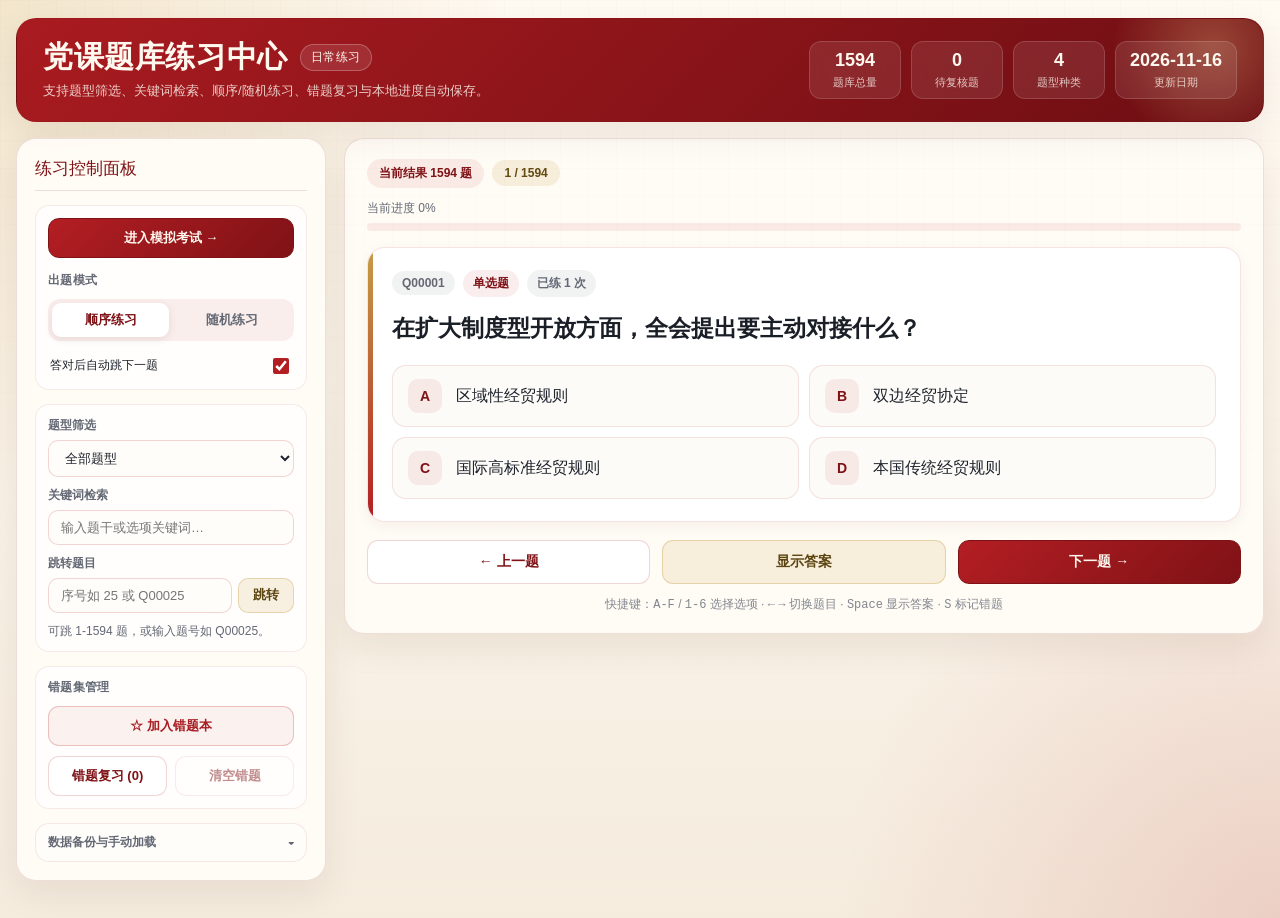
<file: index.html>
<!doctype html>
<html lang="zh-CN">

<head>
  <meta charset="utf-8" />
  <meta name="viewport" content="width=device-width, initial-scale=1, viewport-fit=cover" />
  <title>党课题库练习中心</title>
  <link rel="stylesheet" href="./styles.css" />
</head>

<body>
  <div class="page-shell">
    <header class="hero">
      <div class="hero__brand">
        <div class="hero__title-row">
          <h1>党课题库练习中心</h1>
          <div class="hero__badge">日常练习</div>
        </div>
        <p class="hero__text">
          支持题型筛选、关键词检索、顺序/随机练习、错题复习与本地进度自动保存。
        </p>
      </div>
      <div class="hero__stats" id="hero-stats"></div>
    </header>

    <!-- 手机端首屏快捷操作条（桌面端自动隐藏） -->
    <nav class="mobile-quickbar" aria-label="快捷操作">
      <button id="open-drawer-btn" type="button" class="button button--solid">⚙ 筛选 / 跳题</button>
      <button id="quick-mode-toggle" type="button" class="button">顺序练习</button>
      <button id="quick-wrong-review" type="button" class="button button--secondary">错题本</button>
      <a href="exam.html" class="button" style="margin-left: auto;">模拟考试 →</a>
    </nav>

    <div id="drawer-backdrop" class="drawer-backdrop"></div>

    <main class="layout">
      <aside id="controls-drawer" class="panel controls">
        <div class="controls__header">
          <div class="panel__title">练习控制面板</div>
          <button id="close-drawer-btn" type="button" class="drawer-close" aria-label="关闭面板">&times;</button>
        </div>

        <!-- 1. 模拟考试入口与练习模式 -->
        <div class="control-group">
          <a href="exam.html" class="button button--solid button--full">进入模拟考试 →</a>
          <div class="control-group__label" style="margin-top: 4px;">
            <span>出题模式</span>
          </div>
          <div class="segmented-control">
            <button id="mode-sequential" type="button" class="button is-active">顺序练习</button>
            <button id="mode-random" type="button" class="button">随机练习</button>
          </div>
          <label class="toggle-row">
            <span>答对后自动跳下一题</span>
            <input id="auto-next-toggle" type="checkbox" checked />
          </label>
        </div>

        <!-- 2. 筛选、搜索与内联跳题 -->
        <div class="control-group">
          <label class="field">
            <span>题型筛选</span>
            <select id="type-filter">
              <option value="全部">全部题型</option>
            </select>
          </label>

          <label class="field">
            <span>关键词检索</span>
            <input id="search-input" type="search" placeholder="输入题干或选项关键词…" />
          </label>

          <div class="field">
            <span>跳转题目</span>
            <div class="inline-input-group">
              <input id="jump-input" type="text" placeholder="序号如 25 或 Q00025" />
              <button id="jump-button" type="button" class="button button--secondary">跳转</button>
            </div>
          </div>
          <div id="jump-status" class="jump-status">输入当前序号或题号快速定位。</div>
        </div>

        <!-- 3. 错题本管理 -->
        <div class="control-group">
          <div class="control-group__label">
            <span>错题集管理</span>
          </div>
          <button id="toggle-wrong" type="button" class="button button--danger button--full">☆ 加入错题本</button>
          <div class="button-row">
            <button id="toggle-wrong-review" type="button" class="button">错题复习</button>
            <button id="clear-wrong-set" type="button" class="button">清空错题</button>
          </div>
        </div>

        <!-- 4. 低频功能折叠收纳：数据备份与自定义题库加载 -->
        <details id="local-record-box" class="fold-panel">
          <summary>数据备份与手动加载</summary>
          <div class="fold-panel__body">
            <div id="record-status" class="record-box__text">正在检查本地记录…</div>
            <div class="button-row">
              <button id="export-record" type="button" class="button">导出记录</button>
              <button id="import-record-trigger" type="button" class="button">导入记录</button>
            </div>
            <input id="import-record" type="file" accept=".json,application/json" class="hidden-input" />

            <button id="json-upload-trigger" type="button" class="button button--full" style="margin-top: 4px;">
              手动加载本地 JSON 题库
            </button>
            <input id="json-upload" type="file" accept=".json,application/json" class="hidden-input" />
          </div>
        </details>
      </aside>

      <section class="panel practice">
        <div id="normal-topline" class="practice__topline">
          <div style="display: flex; gap: 8px; align-items: center; flex-wrap: wrap;">
            <div id="result-count" class="chip">题目载入中</div>
            <div id="question-position" class="chip chip--ghost">0 / 0</div>
          </div>
          <div style="display: flex; gap: 8px; align-items: center;">
            <button id="inline-wrong-btn" type="button" class="button button--danger hidden" style="padding: 5px 10px; font-size: 12px;">移除错题</button>
          </div>
        </div>

        <div class="progress-wrap">
          <div class="progress-header">
            <div id="progress-label">进度 0%</div>
          </div>
          <div class="progress-bar">
            <div id="progress-fill"></div>
          </div>
        </div>

        <article id="question-card" class="question-card">
          <div id="question-meta" class="question-meta"></div>
          <h2 id="question-stem">正在加载题库数据…</h2>

          <div id="option-list" class="option-list"></div>
          <div id="option-actions" class="option-actions hidden">
            <button id="submit-answer" type="button" class="button button--solid">提交答案</button>
            <button id="reset-selection" type="button" class="button">重置选择</button>
          </div>
          <div id="answer-box" class="answer-box hidden"></div>
          <div id="note-box" class="note-box hidden"></div>
          <div id="explanation-box" class="explanation-box hidden desktop-only"></div>
          <button id="view-explanation-mobile" type="button" class="button button--secondary hidden mobile-only"
            style="margin-top: 14px; width: 100%;">查看答案解析</button>
        </article>

        <!-- 桌面端底部稳固三列导航 -->
        <div class="practice-actions desktop-nav">
          <button id="prev-question" type="button" class="button">← 上一题</button>
          <button id="toggle-answer" type="button" class="button button--secondary">显示答案</button>
          <button id="next-question" type="button" class="button button--solid">下一题 →</button>
        </div>

        <div class="kbd-hint">
          快捷键：<code>A-F</code> / <code>1-6</code> 选择选项 · <code>←</code> <code>→</code> 切换题目 · <code>Space</code> 显示答案 · <code>S</code> 标记错题
        </div>

        <!-- 手机端底部固定单手操作栏 -->
        <div class="mobile-nav">
          <button id="prev-question-mobile" type="button" class="button">上一题</button>
          <button id="toggle-answer-mobile" type="button" class="button button--secondary">显示答案</button>
          <button id="next-question-mobile" type="button" class="button button--solid">下一题</button>
          <button id="inline-wrong-btn-mobile" type="button" class="button button--danger hidden" style="grid-column: 1 / -1;">从错题本移除此题</button>
        </div>
      </section>
    </main>
  </div>

  <div id="explanation-modal" class="modal hidden">
    <div class="modal__overlay" id="modal-overlay"></div>
    <div class="modal__content">
      <div class="modal__header">
        <h3 style="margin: 0; color: var(--accent-deep); font-size: 17px;">答案解析</h3>
        <button id="modal-close" type="button" class="modal__close">&times;</button>
      </div>
      <div class="modal__body" id="modal-explanation-body"></div>
    </div>
  </div>

  <script src="./questions.js"></script>
  <script src="./app.js"></script>
</body>

</html>
</file>
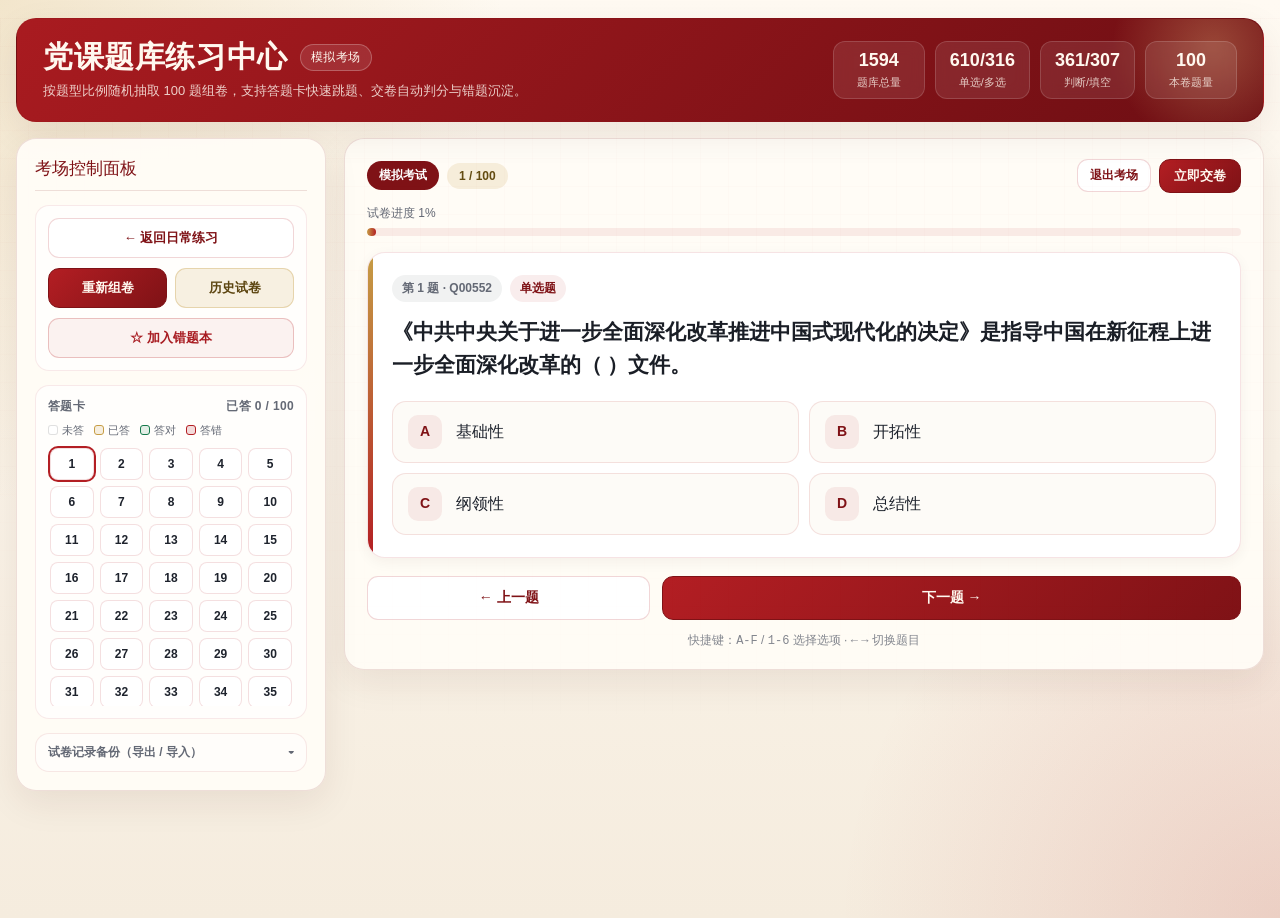
<file: exam.html>
<!doctype html>
<html lang="zh-CN">

<head>
  <meta charset="utf-8" />
  <meta name="viewport" content="width=device-width, initial-scale=1, viewport-fit=cover" />
  <title>模拟考试 · 党课题库练习中心</title>
  <link rel="stylesheet" href="./styles.css" />
</head>

<body>
  <div class="page-shell">
    <header class="hero">
      <div class="hero__brand">
        <div class="hero__title-row">
          <h1>党课题库练习中心</h1>
          <div class="hero__badge">模拟考场</div>
        </div>
        <p class="hero__text">
          按题型比例随机抽取 100 题组卷，支持答题卡快速跳题、交卷自动判分与错题沉淀。
        </p>
      </div>
      <div class="hero__stats" id="hero-stats"></div>
    </header>

    <!-- 手机端首屏快捷操作条 -->
    <nav class="mobile-quickbar" aria-label="考场快捷操作">
      <button id="open-drawer-btn" type="button" class="button button--solid">📋 答题卡 / 控制</button>
      <button id="quick-history-btn" type="button" class="button">历史试卷</button>
      <a href="index.html" class="button" style="margin-left: auto;">← 返回练习</a>
    </nav>

    <div id="drawer-backdrop" class="drawer-backdrop"></div>

    <main class="layout">
      <aside id="controls-drawer" class="panel controls">
        <div class="controls__header">
          <div class="panel__title">考场控制面板</div>
          <button id="close-drawer-btn" type="button" class="drawer-close" aria-label="关闭面板">&times;</button>
        </div>

        <!-- 1. 考场核心操作（全宽清晰按钮，修复原半宽撞色问题） -->
        <div class="control-group">
          <a href="index.html" class="button button--full">← 返回日常练习</a>
          <div class="button-row">
            <button id="generate-exam" type="button" class="button button--solid">重新组卷</button>
            <button id="view-exam-history" type="button" class="button button--secondary">历史试卷</button>
          </div>
          <button id="toggle-wrong" type="button" class="button button--danger button--full hidden">☆ 加入错题本</button>
        </div>

        <!-- 2. 1-100 题可视化答题卡 -->
        <div class="control-group question-grid-wrap">
          <div class="control-group__label">
            <span>答题卡</span>
            <span id="grid-answered-summary">已答 0 / 100</span>
          </div>
          <div class="question-grid-legend">
            <span class="legend-item"><i class="legend-dot" style="background:#fff;"></i>未答</span>
            <span class="legend-item"><i class="legend-dot" style="background:var(--gold-soft);border-color:var(--gold);"></i>已答</span>
            <span class="legend-item"><i class="legend-dot" style="background:var(--green-soft);border-color:var(--green);"></i>答对</span>
            <span class="legend-item"><i class="legend-dot" style="background:rgba(179,30,35,0.16);border-color:var(--accent);"></i>答错</span>
          </div>
          <div id="exam-question-grid" class="question-grid"></div>
        </div>

        <!-- 3. 低频备份折叠收纳 -->
        <details id="exam-record-box" class="fold-panel">
          <summary>试卷记录备份（导出 / 导入）</summary>
          <div class="fold-panel__body">
            <div class="button-row">
              <button id="export-exam-record" type="button" class="button">导出记录</button>
              <button id="import-exam-record-trigger" type="button" class="button">导入记录</button>
            </div>
            <input id="import-exam-record" type="file" accept=".json,application/json" class="hidden-input" />
          </div>
        </details>
      </aside>

      <section class="panel practice">
        <div id="exam-topline" class="practice__topline">
          <div style="display:flex; gap: 8px; align-items: center; flex-wrap: wrap;">
            <div id="exam-mode-badge" class="chip" style="background: var(--accent-deep); color: white;">模拟考试</div>
            <div id="exam-position" class="chip chip--ghost">1 / 100</div>
          </div>
          <div style="display:flex; gap: 8px; align-items: center; flex-wrap: wrap;">
            <div id="exam-review-filter-group" class="hidden" style="display:flex; gap: 6px;">
              <button type="button" class="button exam-filter-btn" data-filter="all" style="padding: 6px 10px; font-size: 12px;">全部</button>
              <button type="button" class="button exam-filter-btn" data-filter="correct" style="padding: 6px 10px; font-size: 12px;">只看答对</button>
              <button type="button" class="button exam-filter-btn" data-filter="wrong" style="padding: 6px 10px; font-size: 12px;">只看答错</button>
            </div>
            <button id="inline-wrong-btn" type="button" class="button button--danger hidden" style="padding: 6px 10px; font-size: 12px;">取消错题</button>
            <button id="exit-exam" type="button" class="button" style="padding: 7px 12px; font-size: 12px;">退出考场</button>
            <button id="submit-exam" type="button" class="button button--solid" style="padding: 7px 14px; font-size: 13px;">立即交卷</button>
          </div>
        </div>

        <div class="progress-wrap">
          <div class="progress-header">
            <div id="progress-label">进度 1%</div>
          </div>
          <div class="progress-bar">
            <div id="progress-fill"></div>
          </div>
        </div>

        <article id="question-card" class="question-card">
          <div id="question-meta" class="question-meta"></div>
          <h2 id="question-stem">正在加载试卷数据…</h2>
          <div id="fill-input-container" class="hidden" style="margin: 8px 0 14px;">
            <input id="fill-answer-input" type="text" placeholder="在此输入填空答案…"
              style="width: 100%; padding: 12px 14px; border: 1px solid rgba(179,30,35,0.28); border-radius: 12px; font-size: 15px; background: #fffdf9; outline: none;" />
          </div>
          <div id="option-list" class="option-list"></div>
          <div id="option-actions" class="option-actions hidden">
            <button id="submit-answer" type="button" class="button button--solid">确认选择</button>
            <button id="reset-selection" type="button" class="button">重置选择</button>
          </div>
          <div id="answer-box" class="answer-box hidden"></div>
          <div id="note-box" class="note-box hidden"></div>
          <div id="explanation-box" class="explanation-box hidden desktop-only"></div>
          <button id="view-explanation-mobile" type="button" class="button button--secondary hidden mobile-only"
            style="margin-top: 14px; width: 100%;">查看答案解析</button>
        </article>

        <div class="practice-actions desktop-nav">
          <button id="prev-question" type="button" class="button">← 上一题</button>
          <button id="toggle-answer" type="button" class="button button--secondary hidden">显示答案</button>
          <button id="next-question" type="button" class="button button--solid" style="grid-column: span 2;">下一题 →</button>
        </div>

        <div class="kbd-hint">
          快捷键：<code>A-F</code> / <code>1-6</code> 选择选项 · <code>←</code> <code>→</code> 切换题目
        </div>

        <div class="mobile-nav">
          <button id="prev-question-mobile" type="button" class="button">上一题</button>
          <button id="mobile-card-trigger" type="button" class="button button--secondary">答题卡</button>
          <button id="next-question-mobile" type="button" class="button button--solid">下一题</button>
          <button id="toggle-answer-mobile" type="button" class="button hidden">显示答案</button>
          <button id="inline-wrong-btn-mobile" type="button" class="button button--danger hidden" style="grid-column: 1 / -1;">从错题本移除此题</button>
        </div>
      </section>
    </main>
  </div>

  <div id="explanation-modal" class="modal hidden">
    <div class="modal__overlay" id="modal-overlay"></div>
    <div class="modal__content">
      <div class="modal__header">
        <h3 style="margin: 0; color: var(--accent-deep); font-size: 17px;">答案解析</h3>
        <button id="modal-close" type="button" class="modal__close">&times;</button>
      </div>
      <div class="modal__body" id="modal-explanation-body"></div>
    </div>
  </div>

  <div id="exam-result-modal" class="modal hidden">
    <div class="modal__overlay" id="exam-result-overlay"></div>
    <div class="modal__content">
      <div class="modal__header">
        <h3 style="margin: 0; color: var(--accent-deep); font-size: 17px;">考试成绩</h3>
        <button id="exam-modal-close" type="button" class="modal__close">&times;</button>
      </div>
      <div class="modal__body" id="exam-result-body" style="text-align: center; padding: 28px 16px;">
        <div style="font-size: 46px; font-weight: 800; color: var(--accent-deep); margin-bottom: 8px;" id="exam-score-display">0分</div>
        <div style="color: var(--ink); font-size: 15px;" id="exam-score-detail">共 100 题，答对 0 题</div>
      </div>
      <div style="padding: 0 16px 18px; display: flex; justify-content: center; gap: 10px;">
        <button id="exam-review-button" type="button" class="button button--solid">查看试卷解析</button>
        <button id="exam-exit-button" type="button" class="button">再考一卷</button>
      </div>
    </div>
  </div>

  <div id="exam-history-modal" class="modal hidden">
    <div class="modal__overlay" id="exam-history-overlay"></div>
    <div class="modal__content" style="max-width: 580px; max-height: 82vh;">
      <div class="modal__header">
        <h3 style="margin: 0; color: var(--accent-deep); font-size: 17px;">历史试卷记录</h3>
        <button id="exam-history-close" type="button" class="modal__close">&times;</button>
      </div>
      <div class="modal__body" style="display: flex; flex-direction: column; gap: 10px;" id="exam-history-list">
      </div>
    </div>
  </div>

  <script src="./questions.js"></script>
  <script src="./exam.js"></script>
</body>

</html>
</file>
<file: styles.css>
:root {
  --paper: #faf5ec;
  --paper-deep: #f2e6d4;
  --ink: #1e232d;
  --text-color: #1e232d;
  --muted: #646975;
  --accent: #b31e23;
  --accent-deep: #7f1216;
  --accent-soft: rgba(179, 30, 35, 0.08);
  --gold: #c69d45;
  --gold-soft: rgba(198, 157, 69, 0.16);
  --green: #16794b;
  --green-soft: rgba(22, 121, 75, 0.12);
  --panel: rgba(255, 252, 246, 0.96);
  --border: rgba(127, 18, 22, 0.13);
  --border-strong: rgba(179, 30, 35, 0.28);
  --shadow: 0 12px 36px rgba(60, 20, 14, 0.08);
  --shadow-sm: 0 4px 14px rgba(60, 20, 14, 0.05);
  --radius: 20px;
  --radius-sm: 12px;
}

* {
  box-sizing: border-box;
  -webkit-tap-highlight-color: transparent;
}

body {
  margin: 0;
  min-height: 100vh;
  color: var(--ink);
  font-family: -apple-system, BlinkMacSystemFont, "PingFang SC", "Microsoft YaHei UI", "Segoe UI", sans-serif;
  background:
    radial-gradient(circle at top left, rgba(198, 157, 69, 0.22), transparent 32%),
    radial-gradient(circle at bottom right, rgba(179, 30, 35, 0.14), transparent 28%),
    linear-gradient(180deg, #fffaf2 0%, #f5ecde 100%);
}

body::before {
  content: "";
  position: fixed;
  inset: 0;
  pointer-events: none;
  background-image:
    linear-gradient(rgba(179, 30, 35, 0.025) 1px, transparent 1px),
    linear-gradient(90deg, rgba(179, 30, 35, 0.025) 1px, transparent 1px);
  background-size: 28px 28px;
  mask-image: linear-gradient(180deg, rgba(0, 0, 0, 0.6), transparent 90%);
}

.page-shell {
  width: min(1260px, calc(100vw - 32px));
  margin: 18px auto 36px;
}

/* ==========================================================================
   紧凑型顶部横幅 (Compact Hero Header)
   ========================================================================== */
.hero {
  position: relative;
  overflow: hidden;
  padding: 20px 26px;
  border: 1px solid var(--border);
  border-radius: var(--radius);
  background:
    linear-gradient(135deg, #a91b20 0%, #6d0e13 100%);
  color: #fff8ef;
  box-shadow: var(--shadow);
  display: flex;
  flex-wrap: wrap;
  align-items: center;
  justify-content: space-between;
  gap: 16px;
}

.hero::after {
  content: "";
  position: absolute;
  right: -60px;
  top: -80px;
  width: 220px;
  height: 220px;
  border-radius: 50%;
  background: radial-gradient(circle, rgba(255, 215, 145, 0.28), transparent 65%);
  pointer-events: none;
}

.hero__brand {
  display: flex;
  flex-direction: column;
  gap: 6px;
  min-width: 240px;
  flex: 1;
}

.hero__title-row {
  display: flex;
  align-items: center;
  gap: 12px;
  flex-wrap: wrap;
}

.hero__badge {
  display: inline-flex;
  align-items: center;
  padding: 4px 10px;
  border: 1px solid rgba(255, 255, 255, 0.24);
  border-radius: 999px;
  background: rgba(255, 255, 255, 0.1);
  font-size: 12px;
  letter-spacing: 0.04em;
  white-space: nowrap;
}

.hero h1 {
  margin: 0;
  font-family: "STZhongsong", "Noto Serif SC", "SimSun", serif;
  font-size: clamp(22px, 2.6vw, 30px);
  line-height: 1.2;
  letter-spacing: 0.02em;
}

.hero__text {
  margin: 0;
  color: rgba(255, 248, 239, 0.82);
  font-size: 13px;
  line-height: 1.5;
}

.hero__stats {
  display: grid;
  grid-template-columns: repeat(4, minmax(92px, auto));
  gap: 10px;
  z-index: 1;
}

.stat-card {
  padding: 8px 14px;
  border-radius: 12px;
  border: 1px solid rgba(255, 255, 255, 0.15);
  background: rgba(255, 255, 255, 0.09);
  backdrop-filter: blur(8px);
  text-align: center;
}

.stat-card strong {
  display: block;
  font-size: 18px;
  line-height: 1.2;
  font-weight: 700;
}

.stat-card span {
  font-size: 11px;
  color: rgba(255, 248, 239, 0.78);
  white-space: nowrap;
}

/* ==========================================================================
   移动端快捷工具栏 (仅手机端显示，首屏直达题目)
   ========================================================================== */
.mobile-quickbar {
  display: none;
  gap: 8px;
  margin-top: 12px;
  align-items: center;
}

.mobile-quickbar .button {
  padding: 9px 12px;
  font-size: 13px;
  border-radius: 11px;
  white-space: nowrap;
}

/* ==========================================================================
   主布局与侧边栏重构
   ========================================================================== */
.layout {
  display: grid;
  grid-template-columns: 310px minmax(0, 1fr);
  gap: 18px;
  margin-top: 16px;
  align-items: start;
}

.panel {
  border: 1px solid var(--border);
  border-radius: var(--radius);
  background: var(--panel);
  box-shadow: var(--shadow);
}

.controls {
  padding: 18px;
  display: flex;
  flex-direction: column;
  gap: 14px;
  position: sticky;
  top: 16px;
  max-height: calc(100vh - 32px);
  overflow-y: auto;
}

.controls::-webkit-scrollbar {
  width: 5px;
}
.controls::-webkit-scrollbar-thumb {
  background: rgba(179, 30, 35, 0.18);
  border-radius: 999px;
}

.controls__header {
  display: flex;
  align-items: center;
  justify-content: space-between;
  padding-bottom: 10px;
  border-bottom: 1px solid var(--border);
}

.panel__title {
  margin: 0;
  font-family: "STZhongsong", "Noto Serif SC", serif;
  font-size: 17px;
  color: var(--accent-deep);
  display: flex;
  align-items: center;
  gap: 8px;
}

.drawer-close {
  display: none;
  background: rgba(179, 30, 35, 0.08);
  border: none;
  width: 32px;
  height: 32px;
  border-radius: 50%;
  font-size: 20px;
  line-height: 1;
  color: var(--accent-deep);
  cursor: pointer;
}

/* 侧边栏分区卡片 */
.control-group {
  padding: 12px;
  border-radius: 14px;
  background: rgba(255, 255, 255, 0.68);
  border: 1px solid rgba(179, 30, 35, 0.09);
  display: flex;
  flex-direction: column;
  gap: 10px;
}

.control-group__label {
  font-size: 12px;
  font-weight: 700;
  color: var(--muted);
  letter-spacing: 0.03em;
  display: flex;
  align-items: center;
  justify-content: space-between;
}

/* 分段控制器 (顺序/随机) */
.segmented-control {
  display: grid;
  grid-template-columns: 1fr 1fr;
  gap: 4px;
  padding: 4px;
  background: rgba(179, 30, 35, 0.07);
  border-radius: 12px;
}

.segmented-control .button {
  padding: 8px 10px;
  border: none;
  border-radius: 9px;
  background: transparent;
  color: var(--muted);
  font-size: 13px;
  font-weight: 600;
  box-shadow: none;
}

.segmented-control .button:hover {
  transform: none;
  color: var(--accent-deep);
}

.segmented-control .button.is-active {
  background: #ffffff;
  color: var(--accent-deep);
  font-weight: 700;
  box-shadow: 0 2px 8px rgba(60, 20, 14, 0.1);
}

/* 表单控件与内联组合框 */
.field {
  display: flex;
  flex-direction: column;
  gap: 6px;
  margin: 0;
}

.field span {
  font-size: 12px;
  font-weight: 600;
  color: var(--muted);
}

.field input,
.field select,
.inline-input-group input {
  width: 100%;
  padding: 9px 12px;
  border: 1px solid rgba(179, 30, 35, 0.18);
  border-radius: 10px;
  background: #fffdf9;
  color: var(--ink);
  font-size: 13px;
  outline: none;
  transition: border-color 0.15s ease, box-shadow 0.15s ease;
}

.field input:focus,
.field select:focus,
.inline-input-group input:focus {
  border-color: var(--accent);
  box-shadow: 0 0 0 3px rgba(179, 30, 35, 0.1);
}

.inline-input-group {
  display: flex;
  gap: 6px;
  align-items: stretch;
}

.inline-input-group input {
  flex: 1;
  min-width: 0;
}

.inline-input-group .button {
  padding: 0 14px;
  font-size: 13px;
  border-radius: 10px;
  white-space: nowrap;
  flex-shrink: 0;
}

.jump-status {
  margin: 0;
  color: var(--muted);
  font-size: 12px;
  line-height: 1.4;
}

.jump-status.is-error {
  color: #b31e23;
  font-weight: 600;
}

/* 按钮系统 */
.button-row {
  display: grid;
  grid-template-columns: repeat(2, minmax(0, 1fr));
  gap: 8px;
}

.button-stack {
  display: flex;
  flex-direction: column;
  gap: 8px;
}

.button {
  display: inline-flex;
  align-items: center;
  justify-content: center;
  gap: 6px;
  padding: 10px 14px;
  border: 1px solid rgba(179, 30, 35, 0.18);
  border-radius: 11px;
  background: #ffffff;
  color: var(--accent-deep);
  font-size: 13px;
  font-weight: 700;
  text-decoration: none;
  cursor: pointer;
  transition: transform 0.14s ease, background 0.14s ease, border-color 0.14s ease, box-shadow 0.14s ease;
}

.button:hover {
  transform: translateY(-1px);
  border-color: rgba(179, 30, 35, 0.36);
  background: #fffaf3;
}

.button:active {
  transform: translateY(0);
}

.button:disabled {
  cursor: not-allowed;
  opacity: 0.48;
  transform: none;
}

.button--solid {
  background: linear-gradient(135deg, var(--accent), var(--accent-deep));
  border-color: var(--accent-deep);
  color: #fff8ef !important;
}

.button--solid:hover {
  background: linear-gradient(135deg, #c12228, #8c1419);
  color: #fff8ef !important;
}

.button--secondary {
  background: rgba(198, 157, 69, 0.14);
  border-color: rgba(198, 157, 69, 0.35);
  color: #5c4510 !important;
}

.button--secondary:hover {
  background: rgba(198, 157, 69, 0.24);
}

.button--danger {
  color: #a81c22;
  border-color: rgba(179, 30, 35, 0.24);
  background: rgba(179, 30, 35, 0.05);
}

.button--full {
  width: 100%;
}

.button.is-active {
  box-shadow: 0 0 0 3px rgba(179, 30, 35, 0.14);
}

/* 开关行 (自动下一题等) */
.toggle-row {
  display: flex;
  align-items: center;
  justify-content: space-between;
  font-size: 12px;
  color: var(--ink);
  padding: 4px 2px 0;
  cursor: pointer;
  user-select: none;
}

.toggle-row input[type="checkbox"] {
  accent-color: var(--accent);
  width: 16px;
  height: 16px;
  cursor: pointer;
}

/* 折叠式低频面板 (备份与数据加载) */
.fold-panel {
  border-radius: 14px;
  border: 1px solid rgba(179, 30, 35, 0.1);
  background: rgba(255, 255, 255, 0.55);
  overflow: hidden;
}

.fold-panel summary {
  padding: 10px 12px;
  font-size: 12px;
  font-weight: 700;
  color: var(--muted);
  cursor: pointer;
  list-style: none;
  display: flex;
  align-items: center;
  justify-content: space-between;
  user-select: none;
}

.fold-panel summary::-webkit-details-marker {
  display: none;
}

.fold-panel summary::after {
  content: "▾";
  font-size: 12px;
  transition: transform 0.2s ease;
}

.fold-panel[open] summary::after {
  transform: rotate(180deg);
}

.fold-panel__body {
  padding: 0 12px 12px;
  display: flex;
  flex-direction: column;
  gap: 10px;
  border-top: 1px dashed rgba(179, 30, 35, 0.1);
  padding-top: 10px;
}

.record-box__text {
  margin: 0;
  color: var(--muted);
  font-size: 12px;
  line-height: 1.5;
}

.hidden-input {
  display: none !important;
}

/* ==========================================================================
   模拟考试 1-100 题可视化答题卡 (Question Grid)
   ========================================================================== */
.question-grid-wrap {
  display: flex;
  flex-direction: column;
  gap: 8px;
}

.question-grid-legend {
  display: flex;
  gap: 10px;
  flex-wrap: wrap;
  font-size: 11px;
  color: var(--muted);
}

.legend-item {
  display: inline-flex;
  align-items: center;
  gap: 4px;
}

.legend-dot {
  width: 10px;
  height: 10px;
  border-radius: 3px;
  display: inline-block;
  border: 1px solid rgba(0, 0, 0, 0.12);
}

.question-grid {
  display: grid;
  grid-template-columns: repeat(5, 1fr);
  gap: 6px;
  max-height: 260px;
  overflow-y: auto;
  padding: 2px;
}

.grid-cell {
  height: 32px;
  border-radius: 8px;
  border: 1px solid rgba(179, 30, 35, 0.14);
  background: #ffffff;
  color: var(--ink);
  font-size: 12px;
  font-weight: 600;
  cursor: pointer;
  display: flex;
  align-items: center;
  justify-content: center;
  padding: 0;
  transition: all 0.12s ease;
}

.grid-cell:hover {
  border-color: var(--accent);
}

.grid-cell.is-answered {
  background: var(--gold-soft);
  border-color: rgba(198, 157, 69, 0.55);
  color: #5c4510;
}

.grid-cell.is-correct {
  background: var(--green-soft);
  border-color: rgba(22, 121, 75, 0.45);
  color: var(--green);
}

.grid-cell.is-wrong {
  background: rgba(179, 30, 35, 0.14);
  border-color: rgba(179, 30, 35, 0.45);
  color: var(--accent-deep);
}

.grid-cell.is-current {
  box-shadow: 0 0 0 2px var(--accent);
  font-weight: 800;
}

/* ==========================================================================
   右侧主答题区 (Practice & Exam Card)
   ========================================================================== */
.practice {
  padding: 20px 22px;
  display: flex;
  flex-direction: column;
}

.practice__topline {
  display: flex;
  flex-wrap: wrap;
  justify-content: space-between;
  gap: 10px;
  align-items: center;
}

.chip {
  display: inline-flex;
  align-items: center;
  padding: 6px 12px;
  border-radius: 999px;
  background: var(--accent-soft);
  color: var(--accent-deep);
  font-size: 12px;
  font-weight: 700;
}

.chip--ghost {
  background: var(--gold-soft);
  color: #634b10;
}

.progress-wrap {
  margin: 12px 0 16px;
}

.progress-header {
  display: flex;
  justify-content: space-between;
  align-items: center;
  margin-bottom: 6px;
}

#progress-label {
  color: var(--muted);
  font-size: 12px;
}

.progress-bar {
  height: 8px;
  overflow: hidden;
  border-radius: 999px;
  background: rgba(179, 30, 35, 0.08);
}

#progress-fill {
  width: 0%;
  height: 100%;
  border-radius: inherit;
  background: linear-gradient(90deg, var(--gold), var(--accent));
  transition: width 0.24s ease;
}

.question-card {
  position: relative;
  overflow: hidden;
  padding: 22px 24px;
  border-radius: 18px;
  background: #ffffff;
  border: 1px solid rgba(179, 30, 35, 0.12);
  box-shadow: var(--shadow-sm);
  display: flex;
  flex-direction: column;
}

.question-card::before {
  content: "";
  position: absolute;
  inset: 0 auto 0 0;
  width: 5px;
  background: linear-gradient(180deg, var(--gold), var(--accent));
}

.question-meta {
  display: flex;
  flex-wrap: wrap;
  gap: 8px;
  margin-bottom: 14px;
  align-items: center;
}

.question-meta .meta-pill {
  padding: 5px 10px;
  border-radius: 999px;
  background: rgba(30, 35, 45, 0.06);
  font-size: 12px;
  font-weight: 600;
  color: var(--muted);
}

.question-meta .meta-pill--type {
  background: var(--accent-soft);
  color: var(--accent-deep);
}

.question-meta .meta-pill--wrong {
  background: rgba(179, 30, 35, 0.12);
  color: var(--accent-deep);
}

#question-stem {
  margin: 0 0 18px;
  font-family: "STZhongsong", "Noto Serif SC", "PingFang SC", serif;
  font-size: clamp(18px, 2vw, 22px);
  line-height: 1.6;
  color: #1a1e26;
  font-weight: 600;
}

/* 填空题题干内交互式遮罩 */
.blank-mask {
  display: inline-flex;
  align-items: center;
  padding: 1px 10px;
  margin: 0 3px;
  border-radius: 6px;
  background: var(--gold-soft);
  border-bottom: 2px dashed var(--gold);
  color: #6b5113;
  font-size: 0.92em;
  cursor: pointer;
  transition: background 0.15s ease;
}

.blank-mask:hover {
  background: rgba(198, 157, 69, 0.28);
}

.blank-mask.is-revealed {
  background: var(--green-soft);
  border-bottom: 2px solid var(--green);
  color: var(--green);
  font-weight: 700;
}

.option-list {
  display: grid;
  gap: 10px;
}

@media (min-width: 520px) {
  .option-list.is-compact-grid {
    grid-template-columns: repeat(2, minmax(0, 1fr));
  }
}

.option-item {
  display: grid;
  grid-template-columns: 36px 1fr;
  align-items: center;
  gap: 12px;
  width: 100%;
  padding: 13px 15px;
  border: 1px solid rgba(179, 30, 35, 0.12);
  border-radius: 14px;
  background: #fdfbf7;
  color: var(--ink);
  font-size: 16px;
  line-height: 1.5;
  text-align: left;
  cursor: pointer;
  transition:
    transform 0.14s ease,
    border-color 0.14s ease,
    background 0.14s ease,
    box-shadow 0.14s ease;
}

.option-item:hover {
  border-color: rgba(179, 30, 35, 0.34);
  background: #fffdf9;
}

.option-item.is-selected {
  border-color: rgba(179, 30, 35, 0.55);
  background: rgba(179, 30, 35, 0.07);
  box-shadow: 0 0 0 2px rgba(179, 30, 35, 0.08);
}

.option-item.is-correct {
  border-color: rgba(22, 121, 75, 0.5);
  background: var(--green-soft);
}

.option-item.is-wrong {
  border-color: rgba(179, 30, 35, 0.5);
  background: rgba(179, 30, 35, 0.12);
}

.option-item.is-disabled {
  cursor: default;
}

.option-item strong {
  display: inline-grid;
  place-items: center;
  width: 34px;
  height: 34px;
  border-radius: 10px;
  background: rgba(179, 30, 35, 0.08);
  color: var(--accent-deep);
  font-size: 14px;
}

.option-item.is-selected strong {
  background: var(--accent);
  color: #ffffff;
}

.option-item.is-correct strong {
  background: var(--green);
  color: #ffffff;
}

.option-item.is-wrong strong {
  background: var(--accent);
  color: #ffffff;
}

.option-actions {
  display: flex;
  flex-wrap: wrap;
  gap: 10px;
  margin-top: 14px;
}

.answer-box,
.note-box,
.explanation-box {
  margin-top: 14px;
  padding: 14px 16px;
  border-radius: 14px;
  font-size: 14px;
  line-height: 1.65;
}

.answer-box {
  background: var(--accent-soft);
  color: var(--accent-deep);
}

.answer-box.is-correct {
  background: var(--green-soft);
  color: #0f6b3d;
}

.answer-box.is-incorrect {
  background: rgba(179, 30, 35, 0.14);
  color: #7d1115;
}

.answer-box.is-info {
  background: var(--gold-soft);
  color: #5c4510;
}

.note-box {
  background: var(--gold-soft);
  color: #5c4510;
}

.explanation-box {
  background: var(--gold-soft);
  color: #5c4510;
  border-left: 4px solid var(--gold);
}

/* 底部三等分稳固导航栏 */
.practice-actions {
  display: grid;
  grid-template-columns: 1fr 1fr 1fr;
  gap: 12px;
  margin-top: 18px;
}

.practice-actions .button {
  padding: 12px 14px;
  font-size: 14px;
}

.kbd-hint {
  margin-top: 12px;
  text-align: center;
  font-size: 12px;
  color: var(--muted);
  opacity: 0.8;
}

.hidden {
  display: none !important;
}

.mobile-nav,
.mobile-only,
.drawer-backdrop {
  display: none;
}

/* ==========================================================================
   弹窗样式 (Modal)
   ========================================================================== */
.modal {
  position: fixed;
  inset: 0;
  z-index: 1100;
  display: flex;
  align-items: center;
  justify-content: center;
  padding: 16px;
}

.modal.hidden {
  display: none !important;
}

.modal__overlay {
  position: absolute;
  inset: 0;
  background: rgba(18, 20, 26, 0.52);
  backdrop-filter: blur(4px);
}

.modal__content {
  position: relative;
  width: 100%;
  max-width: 560px;
  max-height: 82vh;
  display: flex;
  flex-direction: column;
  background: var(--paper);
  border-radius: var(--radius);
  box-shadow: var(--shadow);
  overflow: hidden;
}

.modal__header {
  padding: 16px 20px;
  border-bottom: 1px solid var(--border);
  display: flex;
  align-items: center;
  justify-content: space-between;
  background: #ffffff;
}

.modal__close {
  background: none;
  border: none;
  font-size: 26px;
  line-height: 1;
  color: var(--muted);
  cursor: pointer;
  padding: 0;
}

.modal__body {
  padding: 20px;
  overflow-y: auto;
  line-height: 1.7;
  color: var(--ink);
}

/* ==========================================================================
   折叠屏内屏展开态 & 中等平板适配 (721px - 1120px：紧凑双栏，不浪费展开大屏)
   ========================================================================== */
@media (min-width: 721px) and (max-width: 1120px) {
  .page-shell {
    width: calc(100vw - 24px);
    margin: 12px auto 28px;
  }

  .hero {
    padding: 16px 20px;
  }

  .hero__stats {
    grid-template-columns: repeat(4, minmax(76px, auto));
    gap: 8px;
  }

  .layout {
    grid-template-columns: 256px minmax(0, 1fr);
    gap: 14px;
  }

  .controls {
    padding: 14px;
  }

  .practice {
    padding: 16px 18px;
  }
}

/* ==========================================================================
   手机竖屏 / 折叠屏外屏 / 小折叠内屏 (<= 720px：首屏直达题目 + 底部抽屉 + 固定底栏)
   ========================================================================== */
@media (max-width: 720px) {
  body {
    padding-bottom: calc(76px + env(safe-area-inset-bottom, 0px));
  }

  .page-shell {
    width: calc(100vw - 18px);
    margin: 8px auto 20px;
  }

  .hero {
    padding: 12px 14px;
    border-radius: 16px;
    gap: 10px;
  }

  .hero h1 {
    font-size: 19px;
  }

  .hero__text {
    display: none;
  }

  .hero__stats {
    width: 100%;
    grid-template-columns: repeat(4, 1fr);
    gap: 6px;
  }

  .stat-card {
    padding: 6px 4px;
    border-radius: 10px;
  }

  .stat-card strong {
    font-size: 14px;
  }

  .stat-card span {
    font-size: 10px;
  }

  .mobile-quickbar {
    display: flex;
    overflow-x: auto;
    padding-bottom: 2px;
  }

  .layout {
    grid-template-columns: 1fr;
    margin-top: 10px;
  }

  .drawer-backdrop.is-open {
    display: block;
    position: fixed;
    inset: 0;
    background: rgba(15, 18, 24, 0.48);
    backdrop-filter: blur(3px);
    z-index: 990;
  }

  .controls {
    position: fixed;
    left: 0;
    right: 0;
    bottom: 0;
    top: auto;
    z-index: 1000;
    max-height: 82vh;
    border-radius: 22px 22px 0 0;
    box-shadow: 0 -12px 40px rgba(0, 0, 0, 0.22);
    transform: translateY(105%);
    transition: transform 0.26s cubic-bezier(0.22, 1, 0.36, 1);
    padding: 18px 16px calc(24px + env(safe-area-inset-bottom, 0px));
  }

  .controls.is-open {
    transform: translateY(0);
  }

  .drawer-close {
    display: inline-grid;
    place-items: center;
  }

  .practice {
    padding: 14px;
    border-radius: 16px;
  }

  .progress-wrap {
    margin: 8px 0 12px;
  }

  .question-card {
    padding: 16px 15px 18px;
    border-radius: 14px;
  }

  #question-stem {
    font-size: 18px !important;
    line-height: 1.55;
    margin-bottom: 14px;
  }

  .option-item {
    padding: 12px;
    font-size: 15px;
    grid-template-columns: 32px 1fr;
    gap: 10px;
  }

  .option-item strong {
    width: 30px;
    height: 30px;
    font-size: 13px;
  }

  .desktop-nav,
  .desktop-only,
  .kbd-hint {
    display: none !important;
  }

  .mobile-only:not(.hidden) {
    display: inline-flex;
  }

  .mobile-nav {
    display: grid;
    grid-template-columns: 1fr 1fr 1.2fr;
    gap: 8px;
    position: fixed;
    left: 0;
    right: 0;
    bottom: 0;
    z-index: 950;
    padding: 10px 14px calc(10px + env(safe-area-inset-bottom, 0px));
    background: rgba(255, 252, 246, 0.96);
    border-top: 1px solid var(--border);
    box-shadow: 0 -4px 20px rgba(60, 20, 14, 0.08);
    backdrop-filter: blur(10px);
    margin: 0 !important;
  }

  .mobile-nav .button {
    padding: 11px 8px;
    font-size: 14px;
    border-radius: 11px;
  }

  .question-grid {
    grid-template-columns: repeat(6, 1fr);
  }
}

/* ==========================================================================
   超窄外屏适配 (<= 390px：如大折叠外屏 / 小折叠副屏)
   ========================================================================== */
@media (max-width: 390px) {
  .hero__stats {
    grid-template-columns: repeat(2, 1fr);
  }

  .mobile-quickbar .button {
    padding: 7px 9px;
    font-size: 12px;
  }

  .mobile-nav .button {
    padding: 10px 4px;
    font-size: 13px;
  }

  .question-grid {
    grid-template-columns: repeat(5, 1fr);
  }
}

/* ==========================================================================
   超矮屏 / 悬停半折态顶部收敛 (max-height: 540px)
   ========================================================================== */
@media (max-height: 540px) {
  .hero {
    padding: 10px 14px;
  }
  .hero__text,
  .hero__stats {
    display: none;
  }
  .progress-wrap {
    margin: 6px 0 8px;
  }
}

/* ==========================================================================
   折叠屏物理折痕避让 (W3C Viewport Segments API)
   1. 左右对折展开 (horizontal-viewport-segments: 2) -> 左屏控制栏 + 右屏答题区，避开中间铰链
   2. 上下悬停模式 (vertical-viewport-segments: 2) -> 上屏题干阅读 + 下屏操作/反馈，避开横向折痕
   ========================================================================== */
@media (horizontal-viewport-segments: 2) {
  .page-shell {
    width: 100vw;
    margin: 0;
    padding: 12px;
  }

  .mobile-quickbar,
  .mobile-nav,
  .drawer-backdrop,
  .drawer-close {
    display: none !important;
  }

  .desktop-nav {
    display: grid !important;
  }

  .desktop-only:not(.hidden) {
    display: block !important;
  }

  .layout {
    display: grid;
    grid-template-columns:
      calc(env(viewport-segment-width 0 0) - 18px)
      calc(env(viewport-segment-width 1 0) - 18px);
    gap: calc(env(viewport-segment-left 1 0) - env(viewport-segment-right 0 0) + 12px);
    align-items: start;
  }

  .controls {
    position: static;
    transform: none !important;
    max-height: none;
    border-radius: var(--radius);
    padding: 16px;
  }
}

@media (vertical-viewport-segments: 2) {
  .hero {
    display: none;
  }

  .practice {
    min-height: calc(env(viewport-segment-height 0 0) - 16px);
  }

  .mobile-nav {
    position: fixed;
    bottom: 0;
    left: 0;
    right: 0;
  }
}

/* ==========================================================================
   专业折叠屏逻辑：
   1. 区分电脑鼠标与大屏触屏 (pointer: coarse)：即使三折叠展开至桌面宽度，仍保留触控热区并隐藏键盘提示
   2. 物理半折悬停姿态 (device-posture: folded)：自动将顶部阅读区与下方触控区分隔开
   ========================================================================== */
@media (pointer: coarse) {
  .kbd-hint {
    display: none !important;
  }

  .question-card {
    touch-action: pan-y;
  }

  .option-item,
  .button {
    min-height: 44px;
  }
}

@media (device-posture: folded) and (vertical-viewport-segments: 2) {
  .hero {
    display: none !important;
  }

  .question-card {
    max-height: calc(env(viewport-segment-height 0 0) - 90px);
    overflow-y: auto;
  }

  .mobile-nav {
    height: auto;
    padding-top: 14px;
    padding-bottom: calc(16px + env(safe-area-inset-bottom, 0px));
  }
}
</file>
